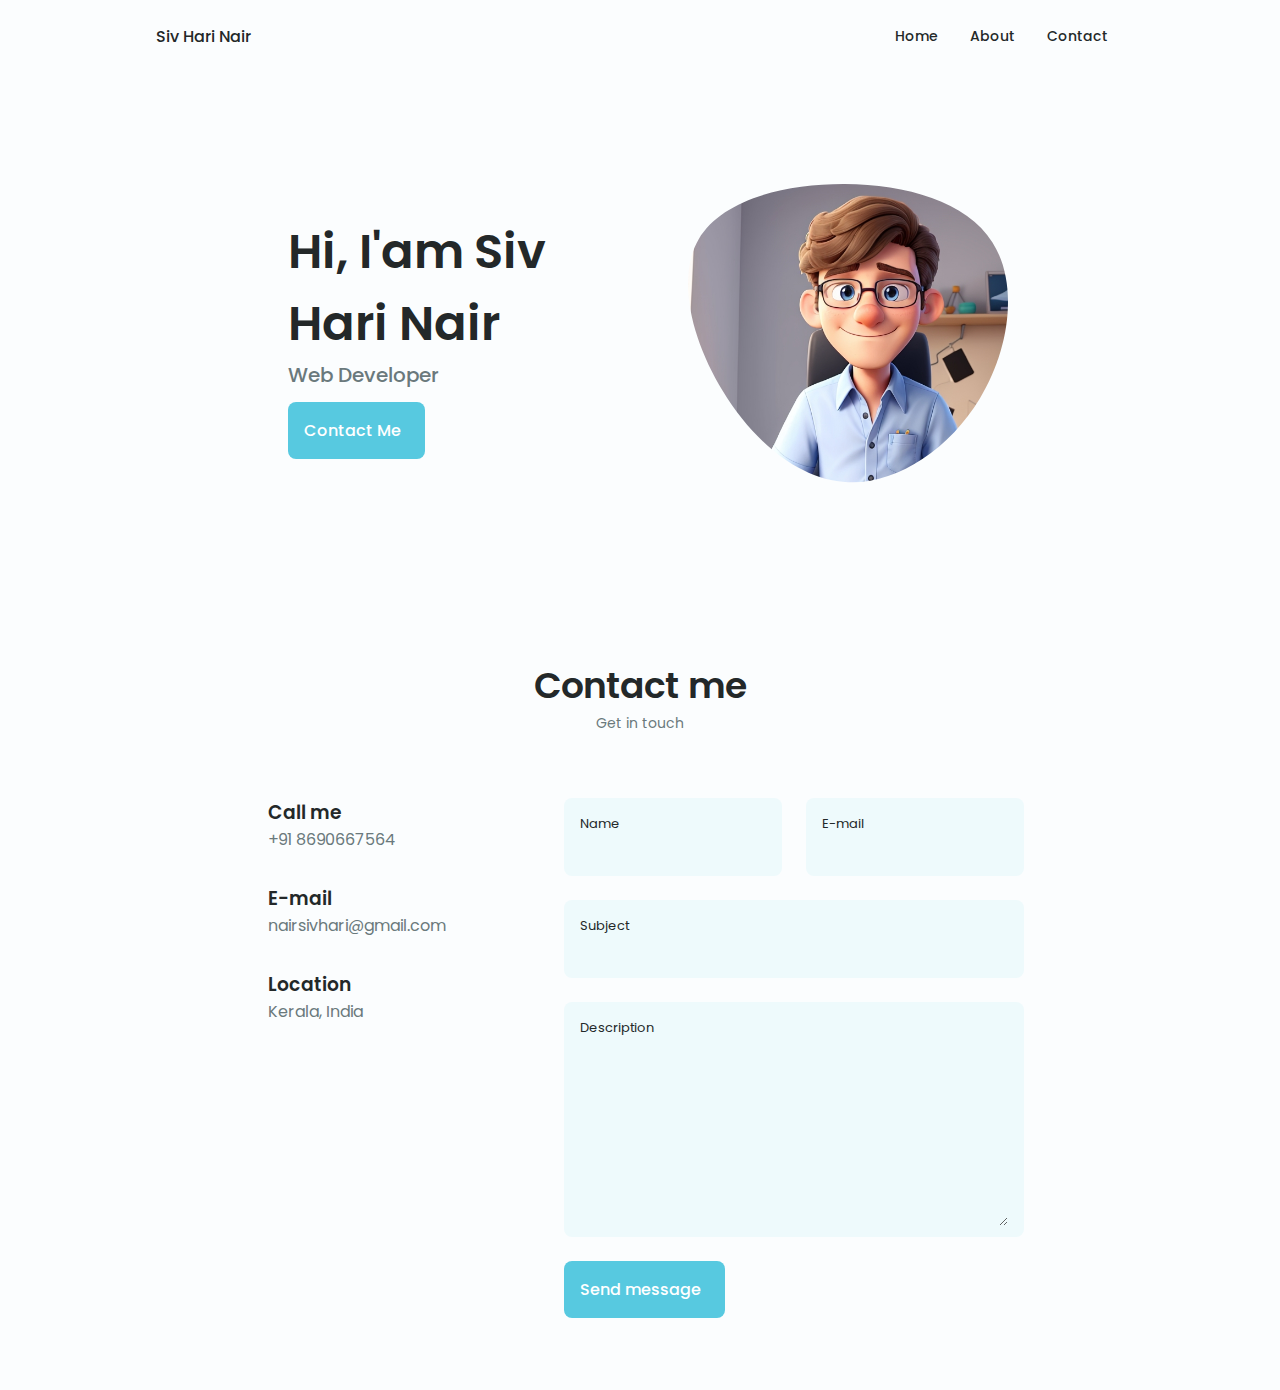
<file: portfolio/index.html>
<!DOCTYPE html>
    <html lang="en">
    <head>
        <meta charset="UTF-8">
        <meta name="viewport" content="width=device-width, initial-scale=1.0">

        <!--==================== UNICONS ====================-->
        <link rel="stylesheet" href="https://unicons.iconscout.com/release/v4.0.0/css/line.css">
        
        <!--==================== SWIPER CSS ====================-->
        <link rel="stylesheet" href="./packages/css/swiper-bundle.min.css">
        
        <!--==================== CSS ====================-->
        <link rel="stylesheet" href="./packages/css/styles.css">

        <title>Siv Hari</title>
    </head>
    <body>
        <!--==================== HEADER ====================-->
        <header class="header" id="header">
            <nav class="nav container">
                <a href="index.html" class="nav__logo">Siv Hari Nair</a>
                <div class="nav__menu" id="nav-menu">
                    <ul class="nav__list grid">
                        <li class="nav__item">
                            <a href="index.html" class="nav__link">
                                <i class="uil uil-estate nav__icon"></i>Home
                            </a>
                        </li>
                        <li class="nav__item">
                            <a href="about.html" class="nav__link">
                                <i class="uil uil-user nav__icon"></i>About
                            </a>
                        </li>
                
                        
                        <li class="nav__item">
                            <a href="contact.html" class="nav__link">
                                <i class="uil uil-message nav__icon"></i>Contact                               
                            </a>
                        </li>
                    </ul>
                    <i class="uil uil-times nav__close" id="nav-close"></i>
                </div>
                <div class="nav__btns">
                    <!-- Theme change button -->

                    <i class="uil uil-moon change-theme" id="theme-button"></i>

                    <div class="nav__toggle" id="nav-toggle">
                        <i class="uil uil-apps"></i>
                    </div>
                </div>
            </nav>
        </header>

        <!--==================== MAIN ====================-->
        <main class="main">
            <!--==================== HOME ====================-->
            <section class="home section" id="home">
                <div class="home__container container grid">
                    <div class="home__content grid">
                        <div class="home__social">
                            <a href="https://www.linkedin.com/in/siv-hari-nair/" target="_blank" class="home__social-icon">
                                <i class="uil uil-linkedin-alt"></i>
                            </a>
                            <a href="https://www.github.com" target="_blank" class="home__social-icon">
                                <i class="uil uil-github-alt"></i>
                            </a>
                        </div>

                        <div class="home__img">
                            <svg class="home__blob" viewBox="0 0 200 187" xmlns="http://www.w3.org/2000/svg" xmlns:xlink="http://www.w3.org/1999/xlink">
                                <mask id="mask0" mask-type="alpha">
                                    <path d="M190.312 36.4879C206.582 62.1187 201.309 102.826 182.328 134.186C163.346 165.547 
                                    130.807 187.559 100.226 186.353C69.6454 185.297 41.0228 161.023 21.7403 129.362C2.45775 
                                    97.8511 -7.48481 59.1033 6.67581 34.5279C20.9871 10.1032 59.7028 -0.149132 97.9666 
                                    0.00163737C136.23 0.303176 174.193 10.857 190.312 36.4879Z"/>
                                </mask>
                                <g mask="url(#mask0)">
                                    <path d="M190.312 36.4879C206.582 62.1187 201.309 102.826 182.328 134.186C163.346 
                                    165.547 130.807 187.559 100.226 186.353C69.6454 185.297 41.0228 161.023 21.7403 
                                    129.362C2.45775 97.8511 -7.48481 59.1033 6.67581 34.5279C20.9871 10.1032 59.7028 
                                    -0.149132 97.9666 0.00163737C136.23 0.303176 174.193 10.857 190.312 36.4879Z"/>
                                    <image class="home__blob-img" x="" href="packages/images/3D_Animation_Style_a_white_guy_coding_on_a_laptop_in_a_neat_dr_2.jpg"/>
                                </g>
                            </svg>
                        </div>

                        <div class="home__data">
                            <h1 class="home__title">Hi, I'am Siv Hari Nair</h1>
                            <h3 class="home__subtitle">Web Developer</h3>
                            <a href="#contact" class="button button--flex home__button">
                                Contact Me<i class="uil uil-message button__icon"></i>
                            </a>
                        </div>
                    </div>

                </div>
            </section>

            

           
       

        

        <!--==================== CONTACT ME ====================-->
        <section class="contact section" id="contact">
            <h2 class="section__title">Contact me</h2>
            <span class="section__subtitle">Get in touch</span>

            <div class="contact__container container grid">
                <div>
                    <div class="contact__information">
                        <i class="uil uil-phone-alt contact__icon"></i>

                        <div>
                            <h3 class="contact__title">Call me</h3>
                            <span class="contatc__subtitle">+91 8690667564</span>
                        </div>
                    </div>

                    <div class="contact__information">
                        <i class="uil uil-envelope contact__icon"></i>

                        <div>
                            <h3 class="contact__title">E-mail</h3>
                            <span class="contatc__subtitle">nairsivhari@gmail.com</span>
                        </div>
                    </div>

                    <div class="contact__information">
                        <i class="uil uil-map-marker contact__icon"></i>

                        <div>
                            <h3 class="contact__title">Location</h3>
                            <span class="contatc__subtitle">Kerala, India</span>
                        </div>
                    </div>
                </div>

                <form action="" class="contact__form grid">
                    <div class="contact__inputs grid">
                        <div class="contact__content">
                            <label for="" class="contact__label">Name</label>
                            <input type="text" class="contact__input">
                        </div>

                        <div class="contact__content">
                            <label for="" class="contact__label">E-mail</label>
                            <input type="email" class="contact__input">
                        </div>
                    </div>

                    <div class="contact__content">
                        <label for="" class="contact__label">Subject</label>
                        <input type="text" class="contact__input">
                    </div>

                    <div class="contact__content">
                        <label for="" class="contact__label">Description</label>
                        <textarea name="" id="" cols="0" rows="7" class="contact__input"></textarea>
                    </div>

                    <div>
                        <a href="#" class="button button--flex">
                            Send message
                            <i class="uil uil-message button__icon"></i>
                        </a>
                    </div>
                </form>
            </div>

        </section>
    </main>

    <!--==================== FOOTER ====================-->
    

    <!--==================== SCROLL TOP ====================-->
    <a href="#" class="scrollup" id="scroll-up">
        <i class="uil uil-arrow-up scrollup__icon"></i>
    </a>
    

    <!--==================== SWIPER JS ====================-->
    <script src="./packages/js/swiper-bundle.min.js"></script>

    <!--==================== MAIN JS ====================-->
    <script src="./packages/js/main.js"></script>
</body>

</html>
</file>
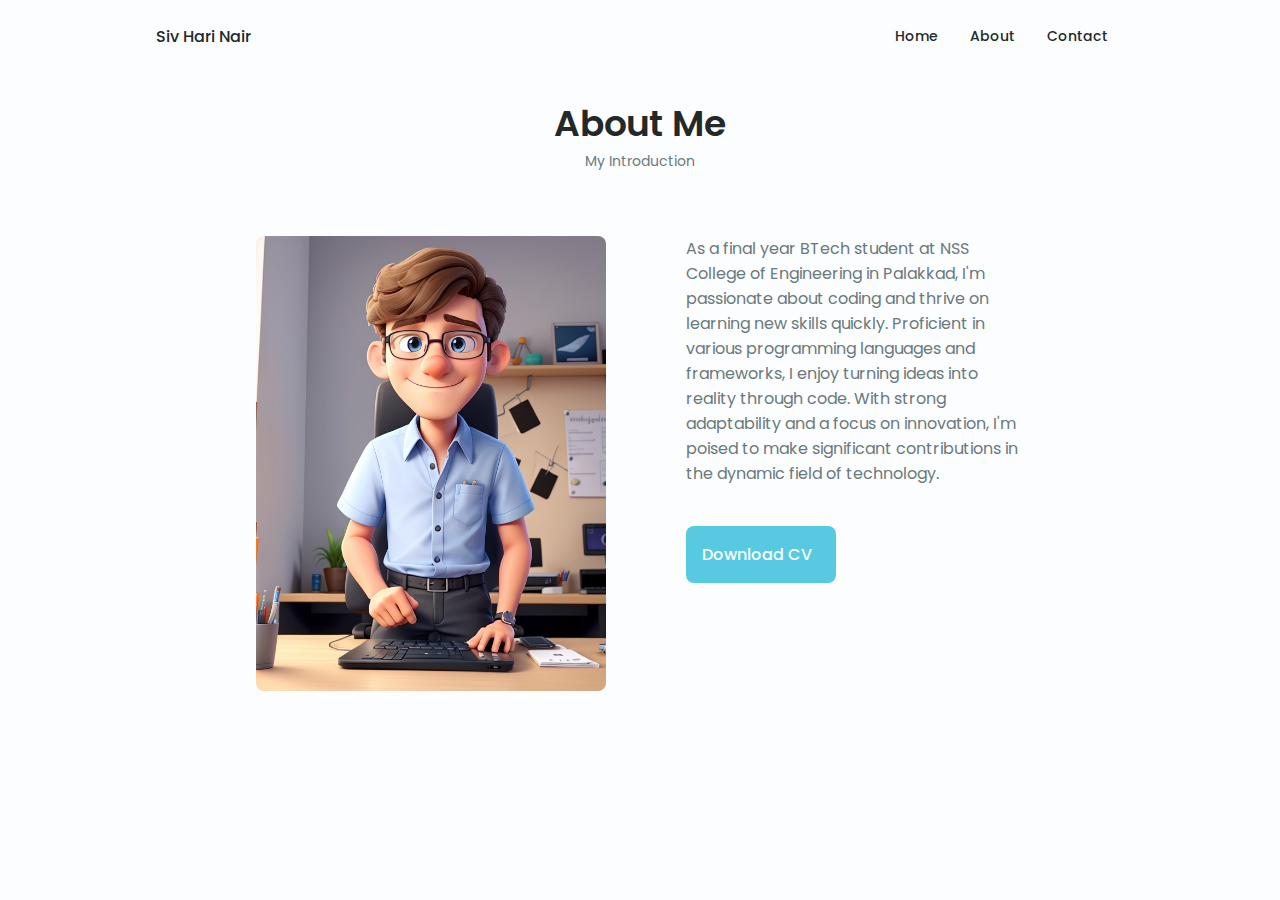
<file: portfolio/about.html>
<!DOCTYPE html>
<html lang="en">
<head>
    <meta charset="UTF-8">
    <meta name="viewport" content="width=device-width, initial-scale=1.0">
    <title>Portfolio</title>
    <link rel="stylesheet" href="./packages/css/styles.css">
</head>
<body>
     <!--==================== HEADER ====================-->
     <header class="header" id="header">
        <nav class="nav container">
            <a href="#" class="nav__logo">Siv Hari Nair</a>
            <div class="nav__menu" id="nav-menu">
                <ul class="nav__list grid">
                    <li class="nav__item">
                        <a href="index.html" class="nav__link">
                            <i class="uil uil-estate nav__icon"></i>Home
                        </a>
                    </li>
                    <li class="nav__item">
                        <a href="about.html" class="nav__link">
                            <i class="uil uil-user nav__icon"></i>About
                        </a>
                    </li>
            
                    
                    <li class="nav__item">
                        <a href="contact.html" class="nav__link">
                            <i class="uil uil-message nav__icon"></i>Contact                               
                        </a>
                    </li>
                </ul>
                <i class="uil uil-times nav__close" id="nav-close"></i>
            </div>
            <div class="nav__btns">
                <!-- Theme change button -->

                <i class="uil uil-moon change-theme" id="theme-button"></i>

                <div class="nav__toggle" id="nav-toggle">
                    <i class="uil uil-apps"></i>
                </div>
            </div>
        </nav>
    </header>
    <!--==================== ABOUT ====================-->
    <section class="about section" id="about">
        <h2 class="section__title">About Me</h2>
        <span class="section__subtitle">My Introduction</span>

        <div class="about__container container grid">
            <img src="packages/images/3D_Animation_Style_a_white_guy_coding_on_a_laptop_in_a_neat_dr_2.jpg" alt="" class="about__img">
            <div class="about__data">
                <p class="about__description">
                    As a final year BTech student at NSS College of Engineering in Palakkad, I'm passionate about coding and thrive on learning new skills quickly. Proficient in various programming languages and frameworks, I enjoy turning ideas into reality through code. With strong adaptability and a focus on innovation, I'm poised to make significant contributions in the dynamic field of technology.
                </p>
                
                <div class="about__buttons">
                    <a download="" href="packages/pdf/Siv Hari Nair_Resume.pdf" class="button button--flex">
                        Download CV<i class="uil uil-download-alt button__icon"></i>
                    </a>
                </div>
            </div>
        </div>
    </section>
</body>
</html>
</file>
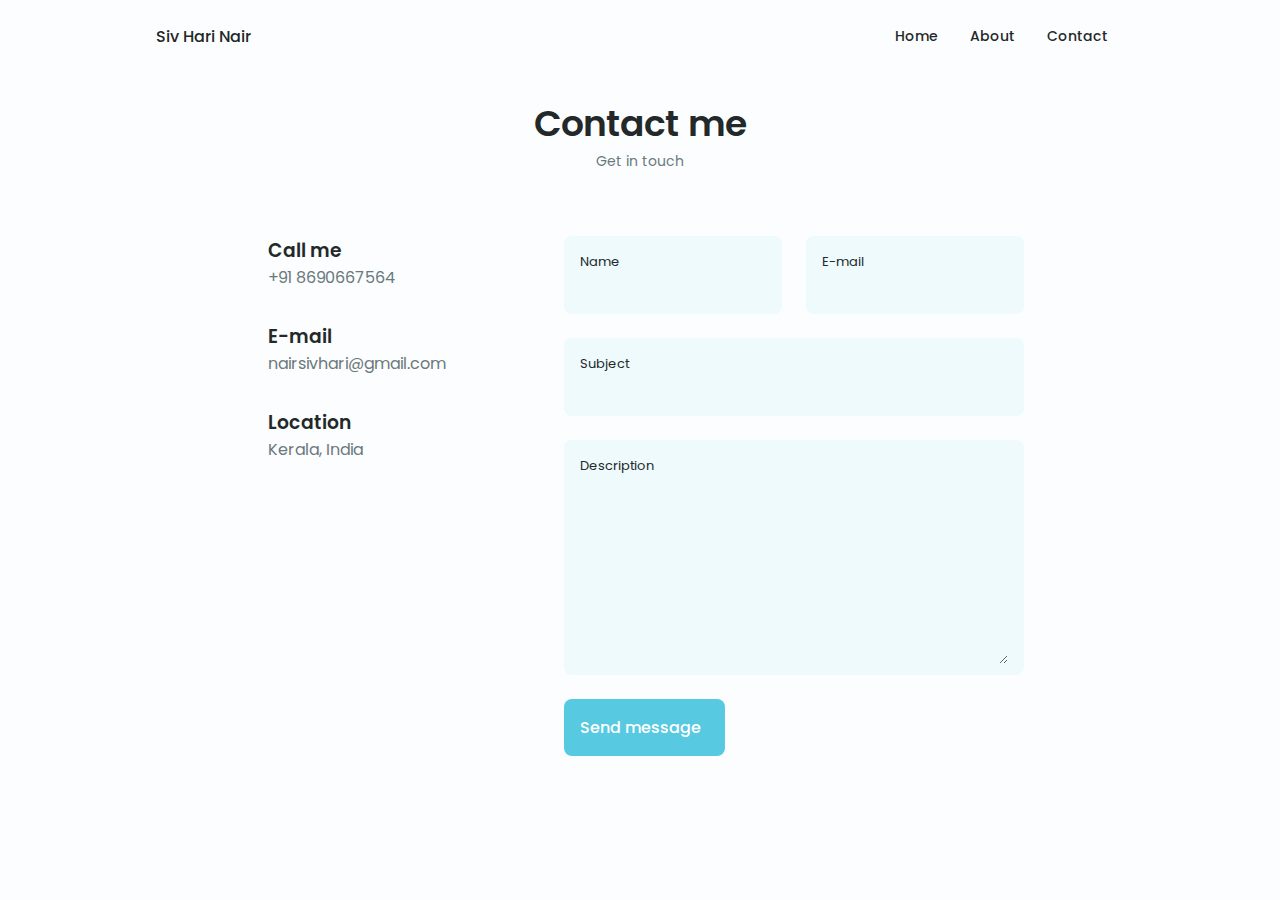
<file: portfolio/contact.html>
<!DOCTYPE html>
<html lang="en">
<head>
    <meta charset="UTF-8">
    <meta name="viewport" content="width=device-width, initial-scale=1.0">
    <title>Portfolio</title>
    <link rel="stylesheet" href="./packages/css/styles.css">
</head>
<body>
    <header class="header" id="header">
        <nav class="nav container">
            <a href="index.html" class="nav__logo">Siv Hari Nair</a>
            <div class="nav__menu" id="nav-menu">
                <ul class="nav__list grid">
                    <li class="nav__item">
                        <a href="index.html" class="nav__link">
                            <i class="uil uil-estate nav__icon"></i>Home
                        </a>
                    </li>
                    <li class="nav__item">
                        <a href="about.html" class="nav__link">
                            <i class="uil uil-user nav__icon"></i>About
                        </a>
                    </li>
            
                    
                    <li class="nav__item">
                        <a href="contact.html" class="nav__link">
                            <i class="uil uil-message nav__icon"></i>Contact                               
                        </a>
                    </li>
                </ul>
                <i class="uil uil-times nav__close" id="nav-close"></i>
            </div>
            <div class="nav__btns">
                <!-- Theme change button -->

                <i class="uil uil-moon change-theme" id="theme-button"></i>

                <div class="nav__toggle" id="nav-toggle">
                    <i class="uil uil-apps"></i>
                </div>
            </div>
        </nav>
    </header>
    <!--==================== CONTACT ME ====================-->
    <section class="contact section" id="contact">
        <h2 class="section__title">Contact me</h2>
        <span class="section__subtitle">Get in touch</span>

        <div class="contact__container container grid">
            <div>
                <div class="contact__information">
                    <i class="uil uil-phone-alt contact__icon"></i>

                    <div>
                        <h3 class="contact__title">Call me</h3>
                        <span class="contatc__subtitle">+91 8690667564</span>
                    </div>
                </div>

                <div class="contact__information">
                    <i class="uil uil-envelope contact__icon"></i>

                    <div>
                        <h3 class="contact__title">E-mail</h3>
                        <span class="contatc__subtitle">nairsivhari@gmail.com</span>
                    </div>
                </div>

                <div class="contact__information">
                    <i class="uil uil-map-marker contact__icon"></i>

                    <div>
                        <h3 class="contact__title">Location</h3>
                        <span class="contatc__subtitle">Kerala, India</span>
                    </div>
                </div>
            </div>

            <form action="" class="contact__form grid">
                <div class="contact__inputs grid">
                    <div class="contact__content">
                        <label for="" class="contact__label">Name</label>
                        <input type="text" class="contact__input">
                    </div>

                    <div class="contact__content">
                        <label for="" class="contact__label">E-mail</label>
                        <input type="email" class="contact__input">
                    </div>
                </div>

                <div class="contact__content">
                    <label for="" class="contact__label">Subject</label>
                    <input type="text" class="contact__input">
                </div>

                <div class="contact__content">
                    <label for="" class="contact__label">Description</label>
                    <textarea name="" id="" cols="0" rows="7" class="contact__input"></textarea>
                </div>

                <div>
                    <a href="#" class="button button--flex">
                        Send message
                        <i class="uil uil-message button__icon"></i>
                    </a>
                </div>
            </form>
        </div>

    </section>
</body>
</html>
</file>
<file: portfolio/packages/css/styles.css>
/* ==================== GOOGLE FONTS ====================*/
@import url("https://fonts.googleapis.com/css2?family=Poppins:wght@400;500;600&display=swap");

/*==================== VARIABLES CSS ====================*/
:root {
  --header-height: 3rem;

  /*========== Colors ==========*/
  /* Change favorite color */
  --hue-color: 190; /*Purple 250 - Green 142 - Blue 230 - Pink 340*/

  /* HSL color mode */
  --first-color: hsl(var(--hue-color), 69%, 61%);
  --first-color-second: hsl(var(--hue-color), 69%, 61%);
  --first-color-alt: hsl(var(--hue-color), 57%, 53%);
  --first-color-lighter: hsl(var(--hue-color), 92%, 85%);
  --title-color: hsl(var(--hue-color), 8%, 15%);
  --text-color: hsl(var(--hue-color), 8%, 45%);
  --text-color-light: hsl(var(--hue-color), 8%, 65%);
  --input-color: hsl(var(--hue-color), 70%, 96%);
  --body-color: hsl(var(--hue-color), 60%, 99%);
  --container-color: #fff;
  --scroll-bar-color: hsl(var(--hue-color), 12%, 90%);
  --scroll-thumb-color: hsl(var(--hue-color), 12%, 80%);

  /*========== Font and typography ==========*/
  --body-font: "Poppins", sans-serif;

  /* .5rem = 8px, 1rem = 16px, 1.5rem = 24px ... */
  --big-font-size: 2rem;
  --h1-font-size: 1.5rem;
  --h2-font-size: 1.25rem;
  --h3-font-size: 1.125rem;
  --normal-font-size: 0.938rem;
  --small-font-size: 0.813rem;
  --smaller-font-size: 0.75rem;

  /*========== Font weight ==========*/
  --font-medium: 500;
  --font-semi-bold: 600;

  /*========== Margenes Bottom ==========*/
  /* .25rem = 4px, .5rem = 8px, .75rem = 12px ... */
  --mb-0-25: 0.25rem;
  --mb-0-5: 0.5rem;
  --mb-0-75: 0.75rem;
  --mb-1: 1rem;
  --mb-1-5: 1.5rem;
  --mb-2: 2rem;
  --mb-2-5: 2.5rem;
  --mb-3: 3rem;

  /*========== z index ==========*/
  --z-tooltip: 10;
  --z-fixed: 100;
  --z-modal: 1000;
}

/* Font size for large devices */
@media screen and (min-width: 968px) {
  :root {
    --big-font-size: 3rem;
    --h1-font-size: 2.25rem;
    --h2-font-size: 1.5rem;
    --h3-font-size: 1.25rem;
    --normal-font-size: 1rem;
    --small-font-size: 0.875rem;
    --smaller-font-size: 0.813rem;
  }
}

/*========== Variables Dark theme ==========*/
body.dark-theme {
  /* HSL color mode */
  --first-color-second: hsl(var(--hue-color), 30%, 8%);
  --title-color: hsl(var(--hue-color), 8%, 95%);
  --text-color: hsl(var(--hue-color), 8%, 45%);
  --text-color-light: hsl(var(--hue-color), 8%, 75%);
  --input-color: hsl(var(--hue-color), 29%, 16%);
  --body-color: hsl(var(--hue-color), 28%, 12%);
  --container-color: hsl(var(--hue-color), 29%, 16%);
  --scroll-bar-color: hsl(var(--hue-color), 12%, 48%);
  --scroll-thumb-color: hsl(var(--hue-color), 12%, 36%);
}

/*========== Button Dark/Light ==========*/
.nav__btns {
  display: flex;
  align-items: center;
}

.change-theme {
  font-size: 1.25rem;
  color: var(--title-color);
  margin-right: var(--mb-1);
  cursor: pointer;
}

.change-theme:hover {
  color: var(--first-color);
}

/*==================== BASE ====================*/

* {
  box-sizing: border-box;
  padding: 0;
  margin: 0;
}

html {
  scroll-behavior: smooth;
}

body {
  margin: 0 0 var(--header-height) 0;
  font-family: var(--body-font);
  font-size: var(--normal-font-size);
  background-color: var(--body-color);
  color: var(--text-color);
}

h1,
h2,
h3,
h4 {
  color: var(--title-color);
  font-weight: var(--font-semi-bold);
}

ul {
  list-style: none;
}

a {
  text-decoration: none;
}

img {
  width: 100%;
  height: auto;
}

/*==================== REUSABLE CSS CLASSES ====================*/
.section {
  padding: 2rem 0 4rem;
  margin-bottom: 40px;
}

.section__title {
  font-size: var(--h1-font-size);
}

.section__subtitle {
  display: block;
  font-size: var(--small-font-size);
  margin-bottom: var(--mb-2);
}

.section__title,
.section__subtitle {
  text-align: center;
}

/*==================== LAYOUT ====================*/

.container {
  max-width: 768px;
  margin-left: var(--mb-1-5);
  margin-right: var(--mb-1-5);
}

.grid {
  display: grid;
  gap: 1.5rem;
}

.header {
  width: 100%;
  position: fixed;
  bottom: 0;
  left: 0;
  z-index: var(--z-fixed);
  background-color: var(--body-color);
}

/*==================== NAV ====================*/
.nav {
  max-width: 968px;
  height: var(--header-height);
  display: flex;
  justify-content: space-between;
  align-items: center;
}

.nav__logo,
.nav__toggle {
  color: var(--title-color);
  font-weight: var(--font-medium);
}

.nav__logo:hover {
  color: var(--first-color);
}

.nav__toggle {
  font-size: 1.1rem;
  cursor: pointer;
}

.nav__toggle:hover {
  color: var(--first-color);
}

@media screen and (max-width: 767px) {
  .nav__menu {
    position: fixed;
    bottom: -100%;
    left: 0;
    width: 100%;
    background-color: var(--body-color);
    padding: 2rem 1.5rem 4rem;
    box-shadow: 0 -1px 4px rgba(0, 0, 0, 0.15);
    border-radius: 1.5rem 1.5rem 0 0;
    transition: 0.3s;
  }
}

.nav__list {
  grid-template-columns: repeat(3, 1fr);
  gap: 2rem;
}
.nav__link {
  display: flex;
  flex-direction: column;
  align-items: center;
  font-size: var(--small-font-size);
  color: var(--title-color);
  font-weight: var(--font-medium);
}

.nav__link:hover {
  color: var(--first-color);
}

.nav__icon {
  font-size: 1.2rem;
}

.nav__close {
  position: absolute;
  right: 1.3rem;
  bottom: 0.5rem;
  font-size: 1.5rem;
  cursor: pointer;
  color: var(--first-color);
}

.nav__close:hover {
  color: var(--first-color-alt);
}

/* show menu */
.show-menu {
  bottom: 0;
}

/* Active link */
.active-link {
  color: var(--first-color);
}

/* Change background header */
.scroll-header {
  box-shadow: 0 -1px 4px rgba(0, 0, 0, 0.15);
}

/*==================== HOME ====================*/

.home__container {
  gap: 1rem;
}

.home__content {
  grid-template-columns: 0.5fr 3fr;
  padding-top: 3.5rem;
  align-items: center;
}

.home__social {
  display: grid;
  grid-template-columns: max-content;
  row-gap: 1rem;
}

.home__social-icon {
  font-size: 1.25rem;
  color: var(--first-color);
}

.home__social-icon:hover {
  color: var(--first-color-alt);
}

.home__blob {
  width: 200px;
  fill: var(--first-color);
}

.home__blob-img {
  width: 220px;
}

.home__data {
  grid-column: 1/3;
}

.home__title {
  font-size: var(--big-font-size);
}

.home__subtitle {
  font-size: var(--h3-font-size);
  color: var(--text-color);
  font-weight: var(--font-medium);
  margin-bottom: var(--mb-0-75);
}

.home__description {
  margin-bottom: var(--mb-2);
}

.home__scroll {
  display: none;
}

.home__scroll-button {
  color: var(--first-color);
  transition: 0.3s;
}

.home__scroll-button:hover {
  transform: translateY(0.25rem);
}

.home__scroll-mouse {
  font-size: 2rem;
}

.home__scroll-name {
  font-size: var(--small-font-size);
  color: var(--title-color);
  font-weight: var(--font-medium);
  margin-right: var(--mb-0-25);
}

.home__scroll-arrow {
  font-size: 1.25rem;
}
/*==================== BUTTONS ====================*/

.button {
  display: inline-block;
  background-color: var(--first-color);
  color: #ffff;
  padding: 1rem;
  border-radius: 0.5rem;
  font-weight: var(--font-medium);
}

.button:hover {
  background-color: var(--first-color-alt);
}

.button__icon {
  font-size: 1.2rem;
  margin-left: var(--mb-0-5);
  transition: 0.3s;
}

.button--white {
  background-color: #fff;
  color: var(--first-color);
}

.button--white:hover {
  background-color: #fff;
}

.button--flex {
  display: inline-flex;
  align-items: center;
  transition: 0.3s;
}

.button--small {
  padding: 0.75rem 1rem;
}

.button--link {
  padding: 0;
  background-color: transparent;
  color: var(--first-color);
}

.button--link:hover {
  background-color: transparent;
  color: var(--first-color-alt);
}

/*==================== ABOUT ====================*/
.about__img {
  width: 200px;
  border-radius: 0.5rem;
  justify-self: center;
  align-items: center;
}

.about__description {
  text-align: center;
  margin-bottom: var(--mb-2-5);
}

.about__info {
  display: flex;
  justify-content: space-evenly;
  margin-bottom: var(--mb-2-5);
}

.about__info-title {
  font-size: var(--h2-font-size);
  font-weight: var(--font-semi-bold);
  color: var(--title-color);
}

.about__info-name {
  font-size: var(--smaller-font-size);
}

.about__info-title,
.about__info-name {
  display: block;
  text-align: center;
}

.about__buttons {
  display: flex;
  justify-content: center;
}

/*==================== SKILLS ====================*/

.skills__container {
  row-gap: 0;
}

.skills__header {
  display: flex;
  align-items: center;
  margin-bottom: var(--mb-2-5);
  cursor: pointer;
}

.skills__icon,
.skills__arrow {
  font-size: 2rem;
  color: var(--first-color);
}

.skills__icon {
  margin-right: var(--mb-0-75);
}

.skills__title {
  font-size: var(--h3-font-size);
}

.skills__subtitle {
  font-size: var(--small-font-size);
  color: var(--text-color-light);
}

.skills__arrow {
  margin-left: auto;
  transition: 0.4s;
}

.skills__list {
  row-gap: 1.5rem;
  padding-left: 2.7rem;
}

.skills__titles {
  display: flex;
  justify-content: space-between;
  margin-bottom: var(--mb-0-5);
}

.skills__name {
  font-size: var(--normal-font-size);
  font-weight: var(--font-medium);
}

.skills__bar,
.skills__percentage {
  height: 5px;
  border-radius: 0.25rem;
}

.skills__bar {
  background-color: var(--first-color-lighter);
}

.skills__percentage {
  display: block;
  background-color: var(--first-color);
}

.skills__html {
  width: 90%;
}

.skills__css {
  width: 80%;
}

.skills__js {
  width: 60%;
}

.skills__wordpress {
  width: 70%;
}

.skills__python {
  width: 60%;
}

.skills__tab {
  width: 70%;
}

.skills__sql {
  width: 50%;
}

.skills__google {
  width: 70%;
}

.skills__bank {
  width: 80%;
}

.skills__google {
  width: 70%;
}

.skills__counter {
  width: 80%;
}

.skills__office {
  width: 90%;
}

.skills__close .skills__list {
  height: 0;
  overflow: hidden;
}

.skills__open .skills__list {
  height: max-content;
  margin-bottom: var(--mb-2-5);
}

.skills__open .skills__arrow {
  transform: rotate(-180deg);
}

/*==================== QUALIFICATION ====================*/
.qualification__tabs {
  display: flex;
  justify-content: space-evenly;
  margin-bottom: var(--mb-2);
}

.qualification__button {
  font-size: var(--h3-font-size);
  font-weight: var(--font-medium);
  cursor: pointer;
}

.qualification__button:hover {
  color: var(--first-color);
}

.qualification__icon {
  font-size: 1.8rem;
  margin-right: var(--mb-0-25);
}

.qualification__data {
  display: grid;
  grid-template-columns: 1fr max-content 1fr;
  column-gap: 1.5rem;
}

.qualification__title {
  font-size: var(--normal-font-size);
  font-weight: var(--font-medium);
}

.qualification__subtitle {
  display: inline-block;
  font-size: var(--small-font-size);
  margin-bottom: var(--mb-1);
}

.qualification__calendar {
  font-size: var(--smaller-font-size);
  color: var(--text-color-light);
  /* margin-bottom: var(--mb-1) */
}

.qualification__rounder {
  display: inline-block;
  width: 13px;
  height: 13px;
  background-color: var(--first-color);
  border-radius: 50%;
}

.qualification__line {
  display: block;
  width: 1px;
  height: 100%;
  background-color: var(--first-color);
  transform: translate(6px, -7px);
}

.qualification__content[data-content] {
  display: none;
}

.qualification__active[data-content] {
  display: block;
}

.qualification__button.qualification__active {
  color: var(--first-color);
}

/*==================== SERVICES ====================*/
.services__container {
  gap: 1.5rem;
  grid-template-columns: repeat(2, 1fr);
}

.services__content {
  position: relative;
  background-color: var(--container-color);
  padding: 3.5rem 0.5rem 1.25rem 1.5rem;
  border-radius: 0.25rem;
  box-shadow: 0 2px 4px rgba(0, 0, 0, 0.15);
  transition: 0.3s;
}

.services__content:hover {
  box-shadow: 0 4px 8px rgba(0, 0, 0, 0.3);
}

.services__icon {
  display: block;
  font-size: 1.5rem;
  color: var(--first-color);
  margin-bottom: var(--mb-1);
}

.services__title {
  font-size: var(--h3-font-size);
  margin-bottom: var(--mb-1);
  font-weight: var(--font-medium);
}

.services__button {
  cursor: pointer;
  font-size: var(--small-font-size);
}

.services__button:hover .button__icon {
  transform: translateX(0.25rem);
}

.services__modal {
  position: fixed;
  top: 0;
  left: 0;
  right: 0;
  bottom: 0;
  background-color: rgba(0, 0, 0, 0.5);
  display: flex;
  align-items: center;
  justify-content: center;
  padding: 0 1rem;
  z-index: var(--z-modal);
  opacity: 0;
  visibility: hidden;
  transition: 0.3s;
}

.services__modal-content {
  position: relative;
  background-color: var(--container-color);
  padding: 1.5rem;
  border-radius: 0.5rem;
}

.services__modal-services {
  row-gap: 1rem;
}

.services__modal-service {
  display: flex;
}

.services__modal-title {
  font-size: var(--h3-font-size);
  font-weight: var(--font-medium);
  margin-bottom: var(--mb-1-5);
}

.services__modal-close {
  position: absolute;
  top: 1rem;
  right: 1rem;
  font-size: 1.5rem;
  color: var(--first-color);
  cursor: pointer;
}

.services__modal-icon {
  color: var(--first-color);
  margin-right: var(--mb-0-25);
}

/* Active Modal */
.active-modal {
  opacity: 1;
  visibility: visible;
}

/*==================== PORTFOLIO ====================*/
.portfolio__container {
  overflow: initial;
}

.portfolio__content {
  padding: 0 1.5rem;
}

.portfolio__img {
  width: 265px;
  border-radius: 0.5rem;
  justify-self: center;
}

.portfolio__title {
  font-size: var(--h3-font-size);
  margin-bottom: var(--mb-0-5);
}

.portfolio__description {
  margin-bottom: var(--mb-0-75);
}

.portfolio__button:hover .button__icon {
  transform: translateX(0.25rem);
}

.swiper-button-prev::after,
.swiper-button-next::after {
  content: "";
}

.swiper-portfolio-icon {
  font-size: 2rem;
  color: var(--first-color);
}

.swiper-button-prev {
  left: -0.5rem;
}

.swiper-button-next {
  right: -0.5rem;
}

.swiper-container-horizontal > .swiper-pagination-bullets {
  bottom: -2.5rem;
}

.swiper-pagination-bullet-active {
  background-color: var(--first-color);
}

.swiper-button-prev,
.swiper-button-next,
.swiper-pagination-bullet {
  outline: none;
}
/*==================== PROJECT IN MIND ====================*/
.project {
  text-align: center;
}

.project__bg {
  background-color: var(--first-color-second);
  padding-top: 3rem;
}

.project__title {
  font-size: var(--h2-font-size);
  margin-bottom: var(--mb-0-75);
}

.project__description {
  margin-bottom: var(--mb-1-5);
}

.project__title,
.project__description {
  color: #fff;
}

.project__img {
  width: 232px;
  justify-self: center;
}

/*==================== TESTIMONIAL ====================*/
.testimonial__data,
.testimonial__header {
  display: flex;
}

.testimonial__data {
  justify-content: space-between;
  margin-bottom: var(--mb-1);
}

.testimonial__img {
  width: 60px;
  height: 60px;
  border-radius: 50%;
  margin-right: var(--mb-0-75);
}

.testimonial__name {
  font-size: var(--h3-font-size);
  font-weight: var(--font-medium);
}

.testimonial__client {
  font-size: var(--small-font-size);
  color: var(--text-color-light);
}

.testimonial__description {
  margin-bottom: var(--mb-2-5);
}

.testimonial__icon-star {
  color: var(--first-color);
}

.swiper-container .swiper-pagination-testimonial {
  bottom: 0;
}

/*==================== CONTACT ME ====================*/
.contact__container {
  row-gap: 3rem;
}

.contact__information {
  display: flex;
  margin-bottom: var(--mb-2);
}

.contact__icon {
  font-size: 1.5rem;
  color: var(--first-color);
  margin-right: var(--mb-0-75);
}

.content__title {
  font-size: var(--h3-font-size);
  font-weight: var(--font-medium);
}

.contact__subtitle {
  font-size: var(--small-font-size);
  color: var(--text-color-light);
}

.contact__content {
  background-color: var(--input-color);
  border-radius: 0.5rem;
  padding: 0.75rem 1rem 0.25rem;
}

.contact__label {
  font-size: var(--smaller-font-size);
  color: var(--title-color);
}

.contact__input {
  width: 100%;
  background-color: var(--input-color);
  color: var(--text-color);
  font-family: var(--body-font);
  font-size: var(--normal-font-size);
  border: none;
  outline: none;
  padding: 0.25rem 0.5rem 0.5rem 0;
}

/*==================== FOOTER ====================*/
.footer {
  padding-top: 2rem;
}

.footer__container {
  row-gap: 3.5rem;
}

.footer__bg {
  background-color: var(--first-color-second);
  padding: 2rem 0 3rem;
}

.footer__title {
  font-size: var(--h1-font-size);
  margin-bottom: var(--mb-0-25);
}

.footer__subtitle {
  font-size: var(--small-font-size);
}

.footer__links {
  display: flex;
  flex-direction: column;
  row-gap: 1.5rem;
}

.footer__link:hover {
  color: var(--first-color-lighter);
}

.footer__social {
  font-size: 1.25rem;
  margin-right: var(--mb-1-5);
}

.footer__social:hover {
  color: var(--first-color-lighter);
}

.footer__copy {
  font-size: var(--smaller-font-size);
  text-align: center;
  color: var(--text-color-light);
  margin-top: var(--mb-3);
}

.footer__title,
.footer__subtitle,
.footer__link,
.footer__social {
  color: #fff;
}

/*========== SCROLL UP ==========*/
.scrollup {
  position: fixed;
  right: 1rem;
  bottom: -20%;
  background-color: var(--first-color);
  opacity: 0.8;
  padding: 0 0.3rem;
  border-radius: 0.4rem;
  z-index: var(--z-tooltip);
  transition: 0.4s;
}

.scrollup:hover {
  background-color: var(--first-color-alt);
}

.scrollup__icon {
  font-size: 1.5rem;
  color: #fff;
}

/* Show scroll */
.show-scroll {
  bottom: 5rem;
}

/*========== SCROLL BAR ==========*/
::-webkit-scrollbar {
  width: 0.6rem;
  background-color: var(--scroll-bar-color);
  border-radius: 0.5rem;
}

::-webkit-scrollbar-thumb {
  background-color: var(--scroll-thumb-color);
  border-radius: 0.5rem;
}

::-webkit-scrollbar-thumb:hover {
  background-color: var(--text-color-light);
}

/*==================== MEDIA QUERIES ====================*/
/* For small devices */
@media screen and (max-width: 380px) {
  .container {
    margin-left: var(--mb-1);
    margin-right: var(--mb-1);
  }

  .nav__menu {
    padding: 2rem 0.25rem 4rem;
  }

  .nav__list {
    column-gap: 0;
  }

  .home__content {
    grid-template-columns: 0.35fr 3fr;
  }

  .home__blob {
    width: 250px;
  }

  .home__social-icon {
    width: 30px;
  }

  .home__subtitle {
    font-size: 24px;
  }

  .home__description {
    font-size: 18px;
  }

  .home__button {
    font-size: 20px;
  }

  .skills__title {
    font-size: var(--normal-font-size);
  }
  .qualification__data {
    gap: 0.5rem;
  }

  .services__container {
    grid-template-columns: max-content;
    justify-content: center;
  }

  .services__content {
    padding-right: 3.5rem;
  }
  .services__modal {
    padding: 0 0.5rem;
  }

  .project__img {
    width: 200px;
  }

  .testimonial__header,
  .testimonial__data {
    flex-direction: column;
    align-items: center;
  }

  .testimonial__img {
    margin-right: 0;
    margin-bottom: var(--mb-0-25);
  }

  .testimonial__data,
  .testimonial__description {
    text-align: center;
  }
}

/* For medium devices */
@media screen and (min-width: 568px) {
  .home__content {
    grid-template-columns: max-content 1fr 1fr;
  }

  .home__data {
    grid-column: initial;
  }
  .home__img {
    order: 1;
    justify-self: center;
  }

  .about__container,
  .skills_container,
  .portfolio__content,
  .project__container,
  .contact__container,
  .footer__container {
    grid-template-columns: repeat(2, 1fr);
  }

  .qualification__sections {
    display: grid;
    grid-template-columns: 0.6fr;
    justify-content: center;
  }

  @media screen and (min-width: 768px) {
    .container {
      margin-left: auto;
      margin-right: auto;
    }

    .body {
      margin: 0;
    }
    .section {
      padding: 6rem 0 2rem;
    }
    .section__subtitle {
      margin-bottom: 4rem;
    }
    .header {
      top: 0;
      bottom: initial;
    }

    .header,
    .main,
    .footer__container {
      padding: 0 1rem;
    }

    .nav {
      height: calc(var(--header-height) + 1.5rem);
      column-gap: 1rem;
    }
    .nav__icon,
    .nav__close,
    .nav__toggle {
      display: none;
    }

    .nav__list {
      display: flex;
      column-gap: 2rem;
    }

    .nav__menu {
      margin-left: auto;
    }
    .change-theme {
      margin: 0;
    }

    .home__container {
      row-gap: 5rem;
    }

    .home__content {
      padding-top: 5.5rem;
      column-gap: 2rem;
    }
    .home__blob {
      width: 270px;
    }
    .home__scroll {
      display: block;
    }
    .home__scroll-button {
      margin-left: 3rem;
    }
    .about__container {
      column-gap: 5rem;
    }
    .about__img {
      width: 350px;
    }
    .about__description {
      text-align: initial;
    }
    .about__info {
      justify-content: space-between;
    }
    .about__buttons {
      justify-content: initial;
    }
    .qualification__tabs {
      justify-content: center;
    }
    .qualification__button {
      margin: 0 var(--mb-1);
    }

    .qualification__sections {
      grid-template-columns: 0.5fr;
    }
    .services__container {
      grid-template-columns: repeat(3, 218px);
      justify-content: center;
    }
    .services__icon {
      font-size: 2rem;
    }
    .services__content {
      padding: 6rem 0 2rem 2.5rem;
    }

    .services__modal-content {
      width: 450px;
    }
    .portfolio__img {
      width: 320px;
    }
    .portfolio__content {
      align-items: center;
    }
    .project {
      text-align: initial;
    }
    .project__bg {
      background: none;
    }
    .project__container {
      background-color: var(--first-color-second);
      border-radius: 1rem;
      padding: 3rem 2.5rem 0;
      grid-template-columns: 1fr max-content;
      column-gap: 3rem;
    }
    .project__data {
      padding-top: 0.8rem;
    }
    .footer__container {
      grid-template-columns: repeat(3, 1fr);
    }
    .footer__bg {
      padding: 3rem 0 3.5rem;
    }

    .footer__links {
      flex-direction: row;
      column-gap: 2rem;
    }
    .footer__socials {
      justify-self: flex-end;
    }
    .footer__copy {
      margin-top: 4.5rem;
    }
  }
}

/* For large devices */
@media screen and (min-width: 1024px) {
  body {
    margin: 0;
  }

  .header,
  .main,
  .footer__container {
    padding: 0;
  }
  .home__blob {
    width: 320px;
  }
  .home__social {
    transform: translateX(-6rem);
  }
  .services__container {
    grid-template-columns: repeat(3, 238px);
  }
  .portfolio__content {
    column-gap: 5rem;
  }

  .project__container {
    padding-bottom: 30px;
  }

  .swiper-portfolio-icon {
    font-size: 3.5rem;
  }
  .swiper-button-prev {
    left: -3.5rem;
  }
  .swiper-button-next {
    right: -3.5rem;
  }
  .swiper-container-horizontal > .swiper-pagination-bullets {
    bottom: -4.5rem;
  }

  .contact__form {
    width: 460px;
  }
  .contact__inputs {
    grid-template-columns: repeat(2, 1fr);
  }
}
</file>
